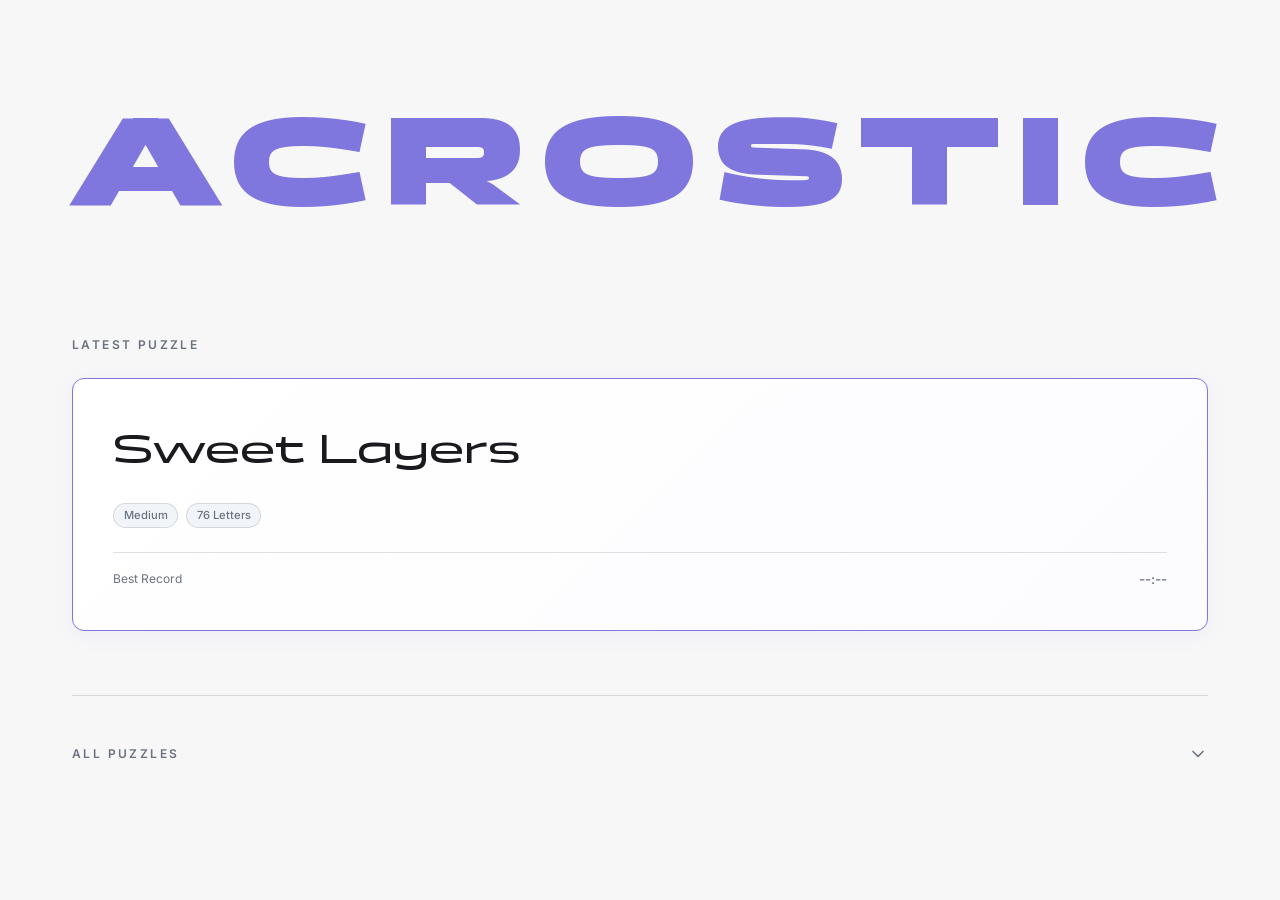
<file: index.html>
<!DOCTYPE html>
<html lang="en">
<head>
    <meta charset="UTF-8">
    <meta name="viewport" content="width=device-width, initial-scale=1.0">
    <title>Acrostic Master - Puzzle Selection</title>
    <link rel="stylesheet" href="css/styles.css">
</head>
<body>
    <div class="home-container">
        <header class="home-header">
            <h1>ACROSTIC</h1>
        </header>

        <section class="featured-section">
            <h2 class="section-title">LATEST PUZZLE</h2>
            <div id="featured-puzzle">
                <!-- Latest puzzle will load here -->
            </div>
        </section>

        <section class="all-puzzles-section">
            <button id="toggle-all-puzzles" class="dropdown-trigger">
                <span>ALL PUZZLES</span>
                <svg width="20" height="20" viewBox="0 0 24 24" fill="none" stroke="currentColor" stroke-width="2" stroke-linecap="round" stroke-linejoin="round"><polyline points="6 9 12 15 18 9"></polyline></svg>
            </button>
            <div id="all-puzzles-content" class="dropdown-content">
                <main id="puzzle-list" class="puzzle-grid">
                    <!-- Puzzles will be loaded here -->
                </main>
            </div>
        </section>
    </div>

    <script src="js/home.js"></script>
</body>
</html>
</file>
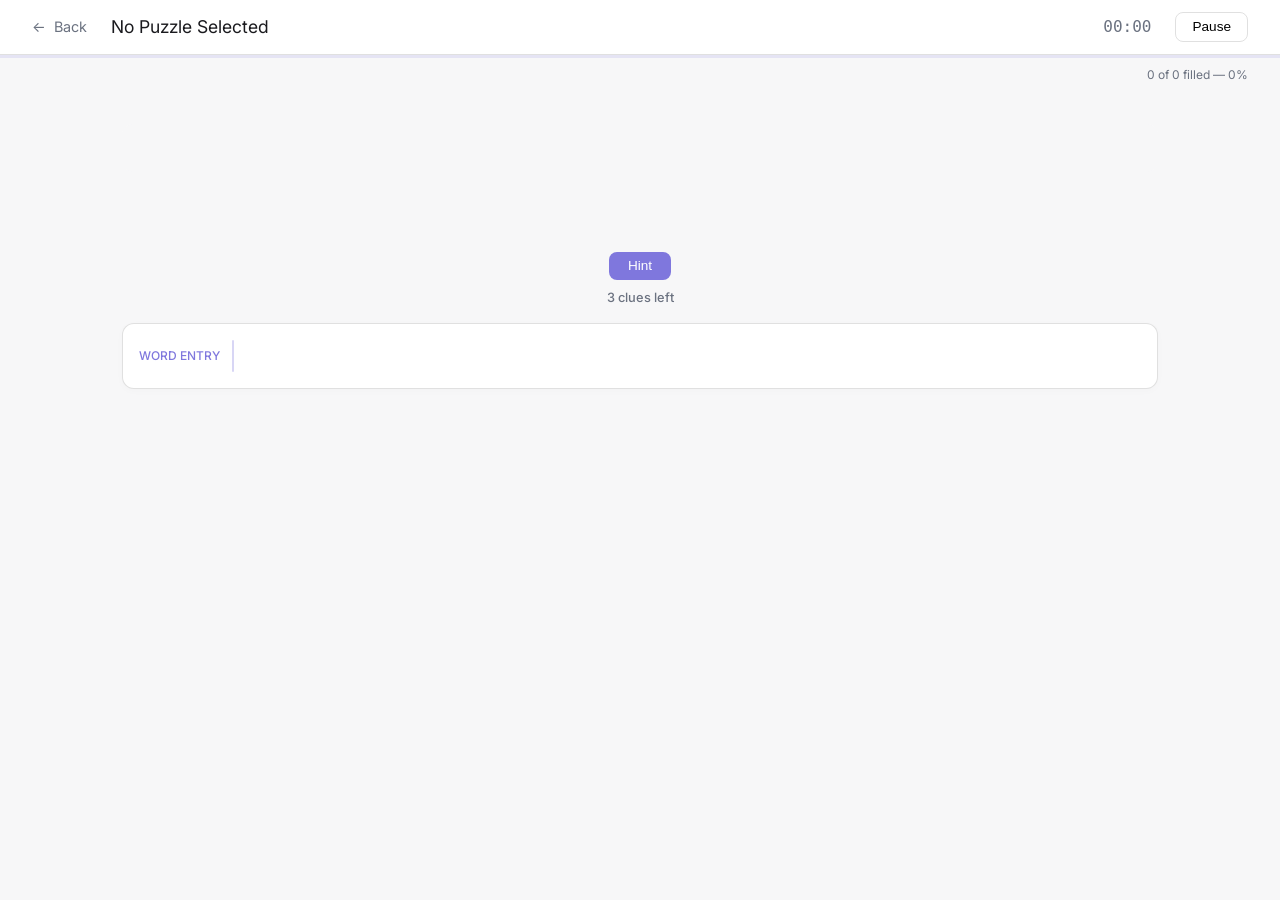
<file: game.html>
<!DOCTYPE html>
<html lang="en">
<head>
    <meta charset="UTF-8">
    <meta name="viewport" content="width=device-width, initial-scale=1.0">
    <title>Playing Acrostic</title>
    <link rel="stylesheet" href="css/styles.css">
</head>
<body>
    <nav class="taskbar">
        <div class="taskbar-left">
            <a href="index" class="back-link">← <span>Back</span></a>
            <span id="puzzle-title" class="puzzle-name">Loading...</span>
        </div>
        <div class="taskbar-right">
            <div id="timer" class="timer-box">00:00</div>
            <button class="pause-btn" onclick="togglePause()">Pause</button>
        </div>
    </nav>

    <div class="progress-container">
        <div id="progress-bar" class="progress-bar"></div>
    </div>
    <div id="progress-text" class="progress-info">0 of 0 filled — 0%</div>

    <main class="game-main">
        <!-- Quote Section -->
        <div class="quote-wrapper">
            <div id="quote-grid" class="quote-grid"></div>
        </div>

        <!-- General Entry Box -->
        <div class="entry-section">
            <div id="hint-message" class="hint-message"></div>
            <div class="hint-container-central">
                <button id="hint-btn" class="hint-btn" onclick="toggleHintMode()">Hint</button>
                <span id="clue-count" class="clue-count">3 clues left</span>
            </div>
            <div class="general-entry-container">
                <label for="general-word-input" style="font-size: 0.75rem; font-weight: 500; color: var(--accent-color);">WORD ENTRY</label>
                <div class="entry-sidebar"></div>
                <input type="text" id="general-word-input" autocomplete="off" spellcheck="false">
            </div>
        </div>

        <!-- Clues Section -->
        <div id="clues-list" class="clues-grid"></div>
    </main>

    <div id="pause-overlay">
        <div class="modal-content">
            <h2 style="margin-bottom: 1rem;">PAUSED</h2>
            <p style="color: var(--text-secondary);">Press <strong>ESC</strong> or the pause button to resume.</p>
            <button class="play-btn" style="margin-top: 2rem; background: var(--accent-color); color: white; border: none; padding: 0.75rem 2rem; border-radius: 8px; cursor: pointer;" onclick="togglePause()">Resume</button>
        </div>
    </div>

    <div id="success-overlay">
        <div class="modal-content">
            <h2 style="color: #22c55e; margin-bottom: 1rem;">PUZZLE SOLVED!</h2>
            <p id="final-stats" style="color: var(--text-secondary); margin-bottom: 2rem;"></p>
            <div class="modal-actions">
                <button class="secondary-btn" onclick="closeSuccessOverlay()">View Puzzle</button>
                <a href="index.html" class="back-home">Back to Selection</a>
            </div>
        </div>
    </div>

    <script src="js/utils.js"></script>
    <script src="js/game.js"></script>
</body>
</html>
</file>
<file: css/styles.css>
@import url('https://fonts.googleapis.com/css2?family=Inter:wght@400;500&display=swap');

@font-face {
    font-family: 'Panchang';
    src: url('../Panchang-Variable.ttf') format('truetype');
    font-weight: 100 900;
}

:root {
    --accent-color: #7F77DD;
    --accent-light: rgba(127, 119, 221, 0.15);
    --border-color: rgba(0, 0, 0, 0.12);
    --bg-page: #F7F7F8;
    --bg-card: #ffffff;
    --bg-surface: #F0F0F2;
    --text-primary: #1A1A1E;
    --text-secondary: #6B7280;
    --radius-small: 8px;
    --radius-large: 12px;
}

* {
    margin: 0;
    padding: 0;
    box-sizing: border-box;
}

body {
    font-family: 'Inter', sans-serif;
    background-color: var(--bg-page);
    color: var(--text-primary);
    line-height: 1.5;
    font-weight: 400;
}

h1, h2, h3, h4 {
    font-weight: 500;
}

/* Home Screen */
.home-container {
    max-width: 1200px;
    margin: 0 auto;
    padding: 4rem 2rem;
}

.home-header {
    text-align: center;
    margin-bottom: 5rem;
}

.home-header h1 {
    font-family: 'Panchang', sans-serif;
    font-size: 8rem;
    font-weight: 900;
    color: var(--accent-color);
    letter-spacing: 0.15em;
    margin-bottom: 0;
    text-align: center;
    width: 100%;
}

.section-title {
    font-size: 0.75rem;
    letter-spacing: 0.2em;
    color: var(--text-secondary);
    margin-bottom: 1.5rem;
    font-weight: 600;
}

.featured-section {
    margin-bottom: 4rem;
}

.featured-card {
    background: linear-gradient(135deg, var(--bg-card) 0%, #fcfcff 100%);
    border: 1px solid var(--accent-color);
    border-radius: var(--radius-large);
    padding: 2.5rem;
    cursor: pointer;
    transition: all 0.3s cubic-bezier(0.4, 0, 0.2, 1);
    display: flex;
    flex-direction: column;
    gap: 1.5rem;
    box-shadow: 0 4px 20px rgba(127, 119, 221, 0.08);
}

.featured-card:hover {
    transform: translateY(-6px);
    box-shadow: 0 12px 40px rgba(127, 119, 221, 0.15);
}

.featured-card h3 {
    font-size: 2.5rem;
    font-family: 'Panchang', sans-serif;
    color: var(--text-primary);
}

.all-puzzles-section {
    border-top: 1px solid var(--border-color);
    padding-top: 2rem;
}

.dropdown-trigger {
    background: none;
    border: none;
    width: 100%;
    display: flex;
    justify-content: space-between;
    align-items: center;
    padding: 1rem 0;
    cursor: pointer;
    font-family: inherit;
    font-size: 0.75rem;
    font-weight: 600;
    letter-spacing: 0.2em;
    color: var(--text-secondary);
    transition: color 0.2s;
}

.dropdown-trigger:hover {
    color: var(--accent-color);
}

.dropdown-trigger svg {
    transition: transform 0.3s ease;
}

.dropdown-trigger.active svg {
    transform: rotate(180deg);
}

.dropdown-content {
    max-height: 0;
    overflow: hidden;
    transition: max-height 0.5s cubic-bezier(0.4, 0, 0.2, 1);
}

.dropdown-content.active {
    max-height: 2000px; /* Large enough for many puzzles */
    padding-top: 2rem;
}

.puzzle-grid {
    display: grid;
    grid-template-columns: repeat(auto-fill, minmax(300px, 1fr));
    gap: 1.5rem;
}

.puzzle-card {
    background: var(--bg-card);
    border: 0.5px solid var(--border-color);
    border-radius: var(--radius-large);
    padding: 1.5rem;
    transition: all 0.2s ease;
    cursor: pointer;
    display: flex;
    flex-direction: column;
    gap: 1rem;
    min-height: 180px;
}

.puzzle-card:hover {
    transform: translateY(-4px);
    box-shadow: 0 10px 30px rgba(0, 0, 0, 0.05);
    border-color: var(--accent-color);
}

.card-footer {
    margin-top: auto;
    padding-top: 1rem;
    border-top: 0.5px solid var(--border-color);
    display: flex;
    justify-content: space-between;
    align-items: center;
}

.pill-group {
    display: flex;
    gap: 0.5rem;
    flex-wrap: wrap;
}

.pill {
    font-size: 0.7rem;
    font-weight: 500;
    padding: 0.2rem 0.6rem;
    border-radius: 20px;
    background: #f1f5f9;
    color: var(--text-secondary);
    border: 0.5px solid var(--border-color);
}

.puzzle-card.placeholder {
    background: var(--bg-card);
    border: 0.5px solid var(--border-color);
    cursor: default;
    opacity: 0.5;
    justify-content: center;
    align-items: center;
}

.badge {
    width: 12px;
    height: 12px;
    border-radius: 50%;
    border: 0.5px solid var(--border-color);
    font-size: 0; /* Hide text */
    padding: 0;
}
.badge.easy { background: #22c55e; border-color: #16a34a; }
.badge.medium { background: #eab308; border-color: #ca8a04; }
.badge.hard { background: #ef4444; border-color: #dc2626; }

.status-indicator {
    display: inline-flex;
    align-items: center;
    gap: 0.5rem;
    font-size: 0.75rem;
    padding: 0.2rem 0.6rem;
    border-radius: 20px;
    margin-bottom: 1rem;
}

.status-dot {
    width: 6px;
    height: 6px;
    border-radius: 50%;
}

.status-in-progress { background: rgba(127, 119, 221, 0.1); color: var(--accent-color); }
.status-in-progress .status-dot { background: var(--accent-color); }
.status-complete { background: rgba(34, 197, 94, 0.1); color: #15803d; }
.status-complete .status-dot { background: #22c55e; }
.status-unstarted { background: rgba(107, 114, 128, 0.1); color: #4b5563; }
.status-unstarted .status-dot { background: #9ca3af; }

/* Playing Screen Taskbar */
.taskbar {
    background: var(--bg-card);
    border-bottom: 0.5px solid var(--border-color);
    padding: 0.75rem 2rem;
    display: flex;
    align-items: center;
    justify-content: space-between;
    position: sticky;
    top: 0;
    z-index: 100;
}

.taskbar-left, .taskbar-right {
    display: flex;
    align-items: center;
    gap: 1.5rem;
}

.back-link {
    color: var(--text-secondary);
    text-decoration: none;
    font-size: 0.9rem;
    display: flex;
    align-items: center;
    gap: 0.5rem;
}

.back-link:hover { color: var(--text-primary); }

.puzzle-name {
    font-size: 1.1rem;
    color: var(--text-primary);
}

.timer-box {
    color: var(--text-secondary);
    font-family: monospace;
    font-size: 1rem;
}

.pause-btn {
    background: none;
    border: 0.5px solid var(--border-color);
    padding: 0.4rem 1rem;
    border-radius: var(--radius-small);
    cursor: pointer;
    font-size: 0.85rem;
    transition: all 0.2s;
}

.pause-btn:hover {
    border-color: var(--accent-color);
    color: var(--accent-color);
}

/* Hint Button & Container */
.hint-container {
    display: flex;
    align-items: center;
    gap: 0.75rem;
    margin-right: 0.5rem;
}

.hint-btn {
    background: var(--accent-color);
    color: white;
    border: none;
    padding: 0.4rem 1.2rem;
    border-radius: var(--radius-small);
    cursor: pointer;
    font-size: 0.85rem;
    font-weight: 500;
    transition: all 0.2s;
}

.hint-btn:hover {
    opacity: 0.9;
    transform: translateY(-1px);
}

.hint-btn.active {
    background: #ef4444; /* Red when in hint mode */
    animation: pulse 1.5s infinite;
}

@keyframes pulse {
    0% { box-shadow: 0 0 0 0 rgba(239, 68, 68, 0.4); }
    70% { box-shadow: 0 0 0 10px rgba(239, 68, 68, 0); }
    100% { box-shadow: 0 0 0 0 rgba(239, 68, 68, 0); }
}

.clue-count {
    font-size: 0.8rem;
    color: var(--text-secondary);
    font-weight: 500;
}

.hint-container-central {
    display: flex;
    flex-direction: column;
    align-items: center;
    gap: 0.5rem;
    margin-bottom: 1rem;
}

.hint-message {
    text-align: center;
    font-size: 0.85rem;
    font-weight: 500;
    color: #D4AF37; /* Gold */
    height: 1.5rem;
    margin-bottom: 0.5rem;
    opacity: 0;
    transition: opacity 0.3s ease;
}

.hint-message.visible {
    opacity: 1;
}

/* Progress Bar */
.progress-container {
    width: 100%;
    height: 3px;
    background: var(--accent-light);
    position: relative;
}

.progress-bar {
    height: 100%;
    background: var(--accent-color);
    width: 0%;
    transition: width 0.3s ease;
}

.progress-info {
    text-align: right;
    font-size: 0.75rem;
    color: var(--text-secondary);
    padding: 0.5rem 2rem;
}

/* Quote Section */
.game-main {
    max-width: 1100px;
    margin: 2rem auto;
    padding: 0 2rem;
}

.quote-wrapper {
    background: var(--bg-page);
    border-radius: var(--radius-large);
    padding: 1.5rem;
    margin-bottom: 2rem;
}

.quote-grid {
    display: flex;
    flex-wrap: wrap;
    gap: 8px;
    justify-content: center;
}

.word-block {
    display: flex;
    gap: 4px;
    margin-right: 12px;
    margin-bottom: 8px;
}

.letter-cell {
    width: 44px;
    height: 56px;
    background: var(--bg-card);
    border: 0.5px solid var(--border-color);
    border-radius: 4px;
    display: flex;
    flex-direction: column;
    align-items: center;
    justify-content: center;
    position: relative;
}

.letter-cell.non-alpha {
    width: auto;
    min-width: 12px;
    background: transparent !important;
    border: none !important;
    padding: 0 2px;
}

.letter-cell.punctuation .letter-val {
    font-family: 'Panchang', sans-serif;
    font-weight: 700;
    opacity: 0.8;
}

.letter-cell.filled {
    background: var(--bg-surface);
}

.letter-cell.active {
    border: 1.5px solid var(--accent-color);
    box-shadow: 0 0 0 3px var(--accent-light);
}

.letter-cell.correct, .letter-cell.letter-correct {
    background: #E1F5EE;
    border-color: #5DCAA5;
    color: #0F6E56;
}

.letter-cell.hint-target {
    cursor: help !important;
}

.letter-cell.hint-target:hover, .clue-char-input.hint-target:hover {
    border-color: #D4AF37 !important; /* Gold */
    background: #FFF9E6 !important; /* Light Gold */
    box-shadow: 0 0 12px rgba(212, 175, 55, 0.3) !important;
}

.clue-char-input.hint-target {
    cursor: help !important;
    caret-color: transparent !important;
    user-select: none !important;
    pointer-events: auto !important;
}

.letter-cell.correct .letter-val, .letter-cell.letter-correct .letter-val {
    color: #0F6E56;
}

.letter-cell.correct .letter-num, .letter-cell.letter-correct .letter-num {
    color: #0F6E56;
    opacity: 0.6;
}

.letter-val {
    font-family: 'Panchang', sans-serif;
    font-size: 1.5rem;
    font-weight: 700;
}

.letter-num {
    font-size: 0.6rem;
    color: var(--text-secondary);
    position: absolute;
    bottom: 2px;
}

/* Word Entry */
.entry-section {
    position: sticky;
    top: 64px; /* Adjust based on taskbar height */
    z-index: 90;
    padding: 1rem 0;
    background: var(--bg-page);
    margin-bottom: 2rem;
    transition: all 0.3s ease;
}

.entry-section.scrolled {
    padding: 0.75rem 0;
    box-shadow: 0 4px 20px rgba(0, 0, 0, 0.05);
}

.general-entry-container {
    background: var(--bg-card);
    border: 0.5px solid var(--border-color);
    border-radius: var(--radius-large);
    padding: 1rem;
    display: flex;
    gap: 0.75rem;
    align-items: center;
    transition: all 0.3s ease;
    box-shadow: 0 2px 8px rgba(0, 0, 0, 0.02);
}

.general-entry-container:focus-within {
    border-color: var(--accent-color);
    box-shadow: 0 0 0 4px var(--accent-light);
    background: #FAFAFE;
}

#general-word-input {
    flex: 1;
    border: none;
    outline: none;
    font-size: 1rem;
    text-transform: uppercase;
    background: transparent;
    caret-color: transparent;
}

.entry-sidebar {
    width: 2px;
    height: 32px;
    background: var(--accent-color);
    opacity: 0.3;
    border-radius: 1px;
    transition: all 0.3s ease;
}

.general-entry-container:focus-within .entry-sidebar {
    opacity: 1;
    height: 38px;
    box-shadow: 0 0 8px var(--accent-light);
}

/* Clue Section - Two Columns */
.clues-grid {
    display: grid;
    grid-template-columns: 1fr 1fr;
    gap: 1.5rem;
}

.clue-panel {
    background: var(--bg-card);
    border: 0.5px solid var(--border-color);
    border-radius: var(--radius-small);
    padding: 1rem;
    transition: all 0.2s;
}

.clue-panel.active {
    border-color: #AFA9EC;
    background: #FAFAFE;
}

.clue-label {
    font-size: 11px;
    font-weight: 500;
    color: var(--accent-color);
    margin-bottom: 0.25rem;
}

.clue-text {
    font-size: 0.95rem;
    margin-bottom: 0.75rem;
    color: var(--text-primary);
}

.clue-input-group {
    display: flex;
    gap: 4px;
}

.clue-char-input {
    width: 38px;
    height: 48px;
    background: var(--bg-card);
    border: 0.5px solid var(--border-color);
    border-radius: 4px;
    text-align: center;
    font-family: 'Panchang', sans-serif;
    font-size: 1.3rem;
    font-weight: 700;
    text-transform: uppercase;
    outline: none;
}

.clue-char-input:focus {
    border: 1.5px solid var(--accent-color);
    box-shadow: 0 0 0 3px var(--accent-light);
}

.clue-punctuation {
    font-family: 'Panchang', sans-serif;
    font-size: 1.3rem;
    font-weight: 700;
    align-self: center;
    margin: 0 2px;
    color: var(--text-primary);
}

.clue-char-input.correct {
    background: #E1F5EE;
    border-color: #5DCAA5;
    color: #0F6E56;
}

/* Overlays */
#pause-overlay, #success-overlay {
    position: fixed;
    top: 0; left: 0; width: 100%; height: 100%;
    background: rgba(255, 255, 255, 0.9);
    backdrop-filter: blur(10px);
    display: none;
    flex-direction: column;
    align-items: center;
    justify-content: center;
    z-index: 1000;
}

.modal-content {
    background: white;
    padding: 3rem;
    border-radius: var(--radius-large);
    border: 0.5px solid var(--border-color);
    text-align: center;
}

.modal-actions {
    display: flex;
    gap: 1rem;
    justify-content: center;
    align-items: center;
}

.secondary-btn {
    background: white;
    color: var(--text-primary);
    border: 0.5px solid var(--border-color);
    padding: 0.75rem 2rem;
    border-radius: var(--radius-small);
    cursor: pointer;
    font-size: 0.9rem;
    transition: all 0.2s;
}

.secondary-btn:hover {
    border-color: var(--accent-color);
    color: var(--accent-color);
}

.back-home {
    display: inline-block;
    background: var(--accent-color);
    color: white;
    padding: 0.75rem 2rem;
    border-radius: var(--radius-small);
    text-decoration: none;
    font-size: 0.9rem;
    transition: opacity 0.2s;
}

.back-home:hover {
    opacity: 0.9;
}

/* --- RESPONSIVE DESIGN --- */

@media (max-width: 992px) {
    .clues-grid {
        grid-template-columns: 1fr;
    }
}

@media (max-width: 768px) {
    .home-header h1 {
        font-size: 4rem;
        letter-spacing: 0.1em;
    }

    .home-container {
        padding: 2rem 1rem;
    }

    .featured-card {
        padding: 1.5rem;
    }

    .featured-card h3 {
        font-size: 1.5rem;
    }

    .taskbar {
        padding: 0.75rem 1rem;
    }

    .game-main {
        padding: 0 1rem;
        margin: 1rem auto;
    }

    .letter-cell {
        width: 32px;
        height: 44px;
    }

    .letter-val {
        font-size: 1rem;
    }

    .letter-num {
        font-size: 0.5rem;
    }

    .quote-wrapper {
        padding: 1rem;
    }

    .clue-char-input {
        width: 32px;
        height: 42px;
        font-size: 1rem;
    }

    .modal-content {
        padding: 2rem;
        width: 90%;
    }
}

@media (max-width: 480px) {
    .home-header h1 {
        font-size: 2.5rem;
    }

    .letter-cell {
        width: 28px;
        height: 40px;
    }

    .letter-val {
        font-size: 0.9rem;
    }

    .puzzle-name {
        font-size: 0.9rem;
        max-width: 150px;
        white-space: nowrap;
        overflow: hidden;
        text-overflow: ellipsis;
    }
}
</file>
